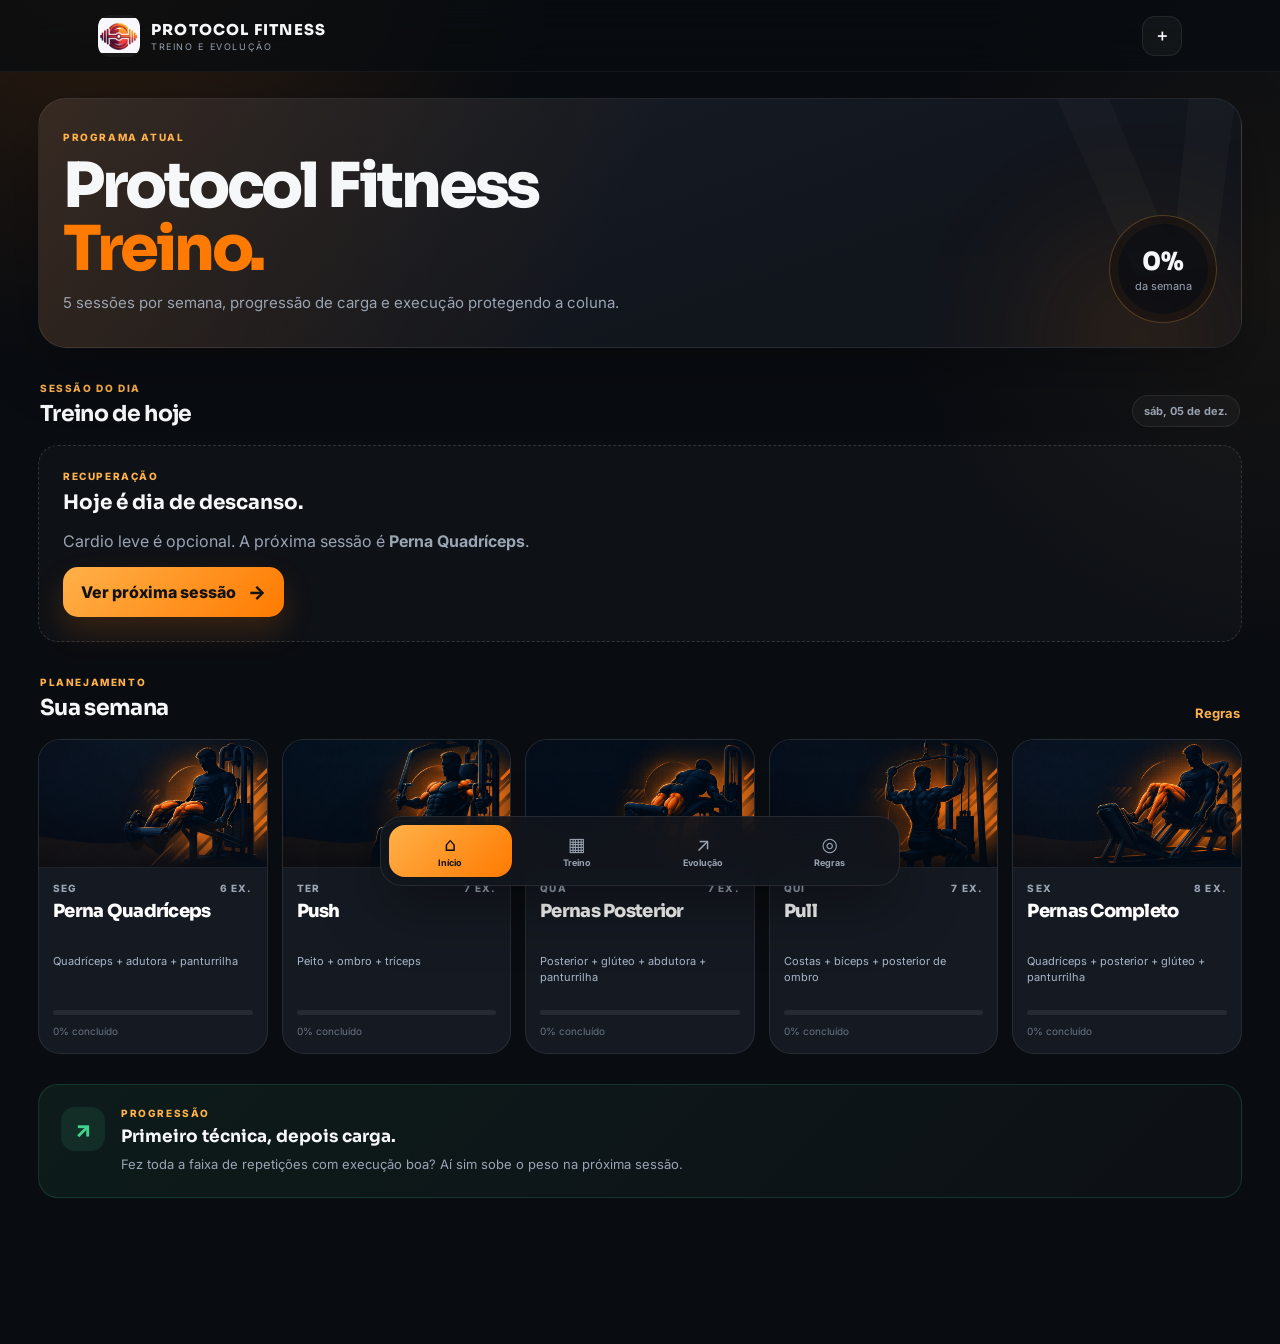
<file: index.html>
<!doctype html>
<html lang="pt-BR">
<head>
  <meta charset="utf-8">
  <meta name="viewport" content="width=device-width, initial-scale=1, viewport-fit=cover">
  <meta name="theme-color" content="#0A0D12">
  <meta name="description" content="Treino de ganho de volume com prioridade em pernas.">
  <title>Protocol Fitness</title>
  <link rel="manifest" href="manifest.json">
  <link rel="preconnect" href="https://fonts.googleapis.com">
  <link rel="preconnect" href="https://fonts.gstatic.com" crossorigin>
  <link href="https://fonts.googleapis.com/css2?family=Inter:wght@400;500;600;700;800&family=Sora:wght@600;700;800&display=swap" rel="stylesheet">
  <link rel="stylesheet" href="css/style.css">
</head>
<body>
  <div class="app-shell">
    <header class="topbar">
      
      <a class="brand" href="index.html" aria-label="Página inicial">
        <img class="brand-logo" src="assets/icons/protocol-fitness-logo.png" alt="Protocol Fitness">
        <span><strong>PROTOCOL FITNESS</strong><small>TREINO E EVOLUÇÃO</small></span>
      </a>
      <button class="icon-button" id="installButton" hidden aria-label="Instalar aplicativo">＋</button>
    </header>

    <main class="page home-page">
      <section class="hero">
        <div class="hero-copy">
          <span class="eyebrow">PROGRAMA ATUAL</span>
          <h1>Protocol Fitness <span>Treino.</span></h1>
          <p>5 sessões por semana, progressão de carga e execução protegendo a coluna.</p>
        </div>
        <div class="hero-stat">
          <strong id="weekPercent">0%</strong>
          <span>da semana</span>
        </div>
      </section>

      <section class="section-block" aria-labelledby="todayTitle">
        <div class="section-heading">
          <div>
            <span class="eyebrow">SESSÃO DO DIA</span>
            <h2 id="todayTitle">Treino de hoje</h2>
          </div>
          <span class="date-pill" id="todayDate"></span>
        </div>
        <div id="todayWorkout"></div>
      </section>

      <section class="section-block" aria-labelledby="weekTitle">
        <div class="section-heading">
          <div>
            <span class="eyebrow">PLANEJAMENTO</span>
            <h2 id="weekTitle">Sua semana</h2>
          </div>
          <a class="text-link" href="orientacoes.html">Regras</a>
        </div>
        <div class="week-grid" id="weekGrid"></div>
      </section>

      <section class="insight-card">
        <div class="insight-icon">↗</div>
        <div>
          <span class="eyebrow">PROGRESSÃO</span>
          <h3>Primeiro técnica, depois carga.</h3>
          <p>Fez toda a faixa de repetições com execução boa? Aí sim sobe o peso na próxima sessão.</p>
        </div>
      </section>
    </main>

    <nav class="bottom-nav" aria-label="Navegação principal">
      <a class="nav-item active" href="index.html"><span>⌂</span><small>Início</small></a>
      <a class="nav-item" href="#weekTitle"><span>▦</span><small>Treino</small></a>
      <a class="nav-item" href="progresso.html"><span>↗</span><small>Evolução</small></a>
      <a class="nav-item" href="orientacoes.html"><span>◎</span><small>Regras</small></a>
    </nav>
  </div>

  <script src="js/treino-data.js"></script>
  <script src="js/storage.js"></script>
  <script src="js/app.js"></script>
</body>
</html>
</file>
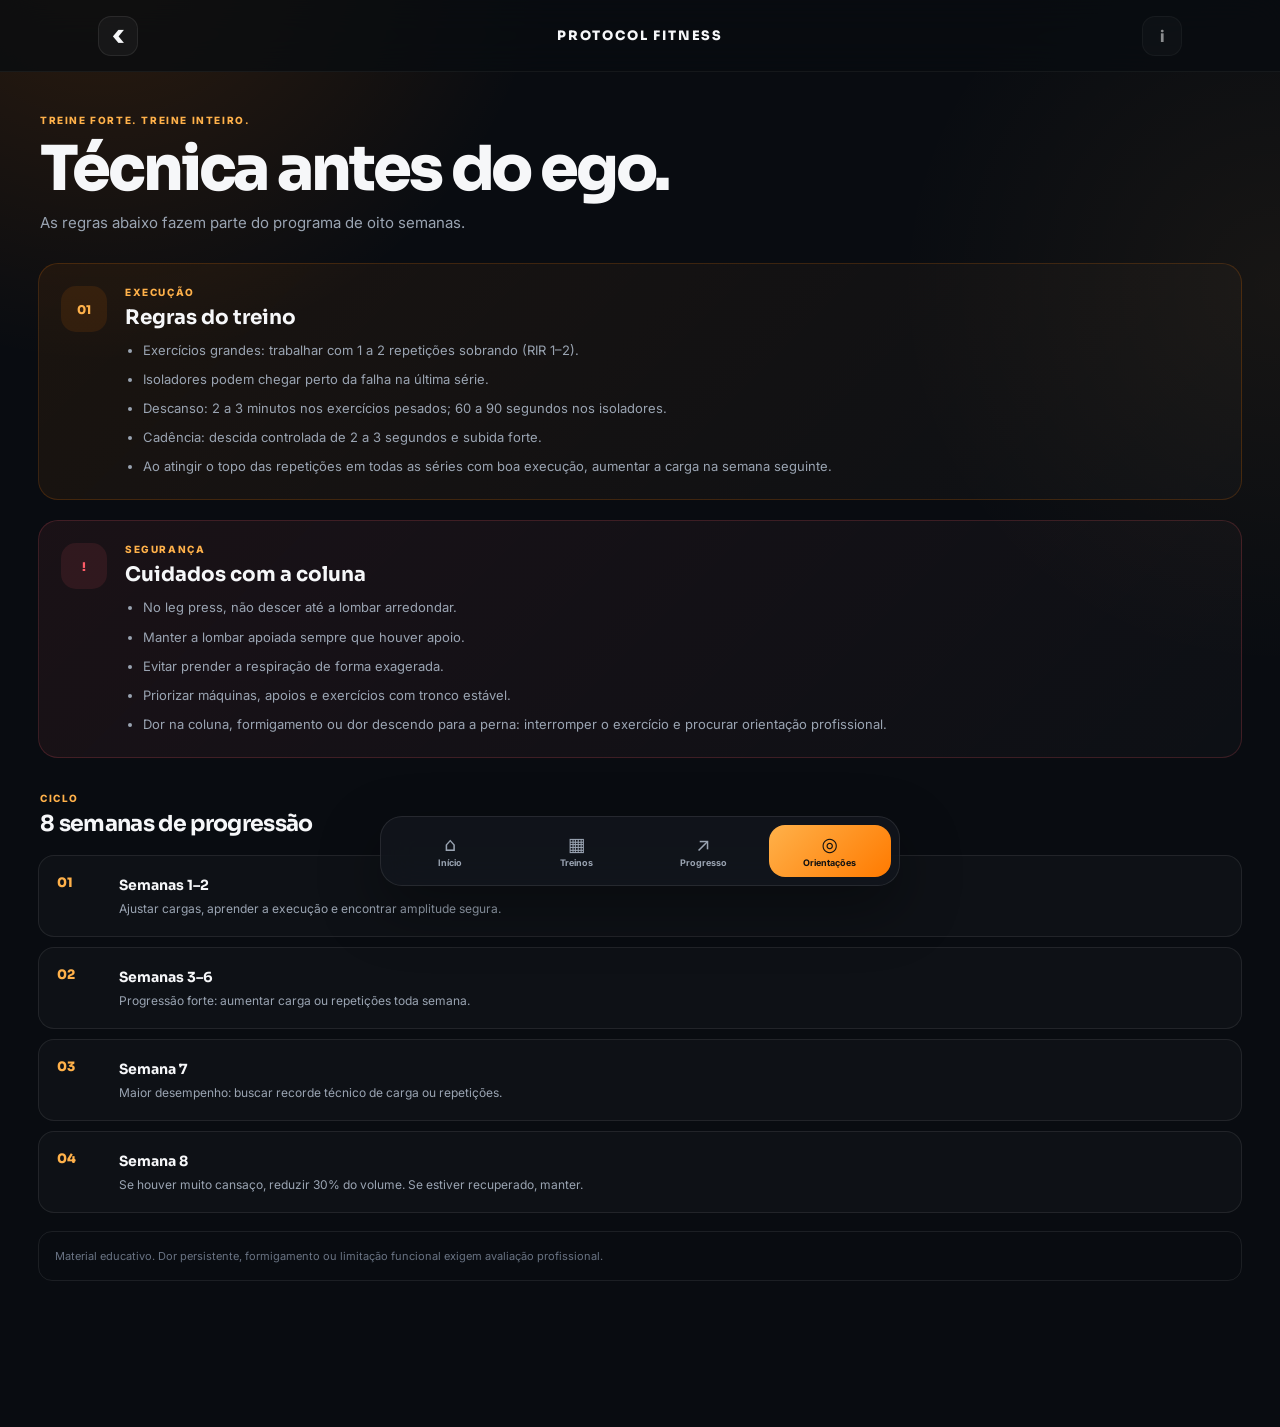
<file: orientacoes.html>
<!doctype html>
<html lang="pt-BR">
<head>
  <meta charset="utf-8">
  <meta name="viewport" content="width=device-width, initial-scale=1, viewport-fit=cover">
  <meta name="theme-color" content="#0A0D12">
  <title>Orientações • Protocol Fitness</title>
  <link rel="preconnect" href="https://fonts.googleapis.com">
  <link rel="preconnect" href="https://fonts.gstatic.com" crossorigin>
  <link href="https://fonts.googleapis.com/css2?family=Inter:wght@400;500;600;700;800&family=Sora:wght@600;700;800&display=swap" rel="stylesheet">
  <link rel="stylesheet" href="css/style.css">
</head>
<body>
  <div class="app-shell">
    <header class="topbar">
      <a class="back-button" href="index.html" aria-label="Voltar">‹</a>
      <div class="page-brand">PROTOCOL FITNESS</div>
      <span class="icon-button ghost">i</span>
    </header>

    <main class="page rules-page">
      <section class="rules-hero">
        <span class="eyebrow">TREINE FORTE. TREINE INTEIRO.</span>
        <h1>Técnica antes do ego.</h1>
        <p>As regras abaixo fazem parte do programa de oito semanas.</p>
      </section>

      <section class="rule-card">
        <div class="rule-card-icon">01</div>
        <div><span class="eyebrow">EXECUÇÃO</span><h2>Regras do treino</h2><ul id="executionRules"></ul></div>
      </section>

      <section class="rule-card warning">
        <div class="rule-card-icon">!</div>
        <div><span class="eyebrow">SEGURANÇA</span><h2>Cuidados com a coluna</h2><ul id="spineRules"></ul></div>
      </section>

      <section class="section-block">
        <div class="section-heading">
          <div><span class="eyebrow">CICLO</span><h2>8 semanas de progressão</h2></div>
        </div>
        <div class="cycle-list" id="cycleList"></div>
      </section>

      <section class="medical-note">
        Material educativo. Dor persistente, formigamento ou limitação funcional exigem avaliação profissional.
      </section>
    </main>

    <nav class="bottom-nav" aria-label="Navegação principal">
      <a class="nav-item" href="index.html"><span>⌂</span><small>Início</small></a>
      <a class="nav-item" href="index.html#weekTitle"><span>▦</span><small>Treinos</small></a>
      <a class="nav-item" href="progresso.html"><span>↗</span><small>Progresso</small></a>
      <a class="nav-item active" href="orientacoes.html"><span>◎</span><small>Orientações</small></a>
    </nav>
  </div>

  <script src="js/treino-data.js"></script>
  <script>
    const data = window.TREINO_DATA.orientacoes;
    const fillList = (id, items) => {
      document.getElementById(id).innerHTML = items.map(item => `<li>${item}</li>`).join('');
    };
    fillList('executionRules', data.execucao);
    fillList('spineRules', data.coluna);
    document.getElementById('cycleList').innerHTML = data.ciclo.map((item, index) => `
      <article class="cycle-item">
        <span>${String(index + 1).padStart(2, '0')}</span>
        <div><strong>${item.periodo}</strong><p>${item.conduta}</p></div>
      </article>
    `).join('');
  </script>
</body>
</html>
</file>
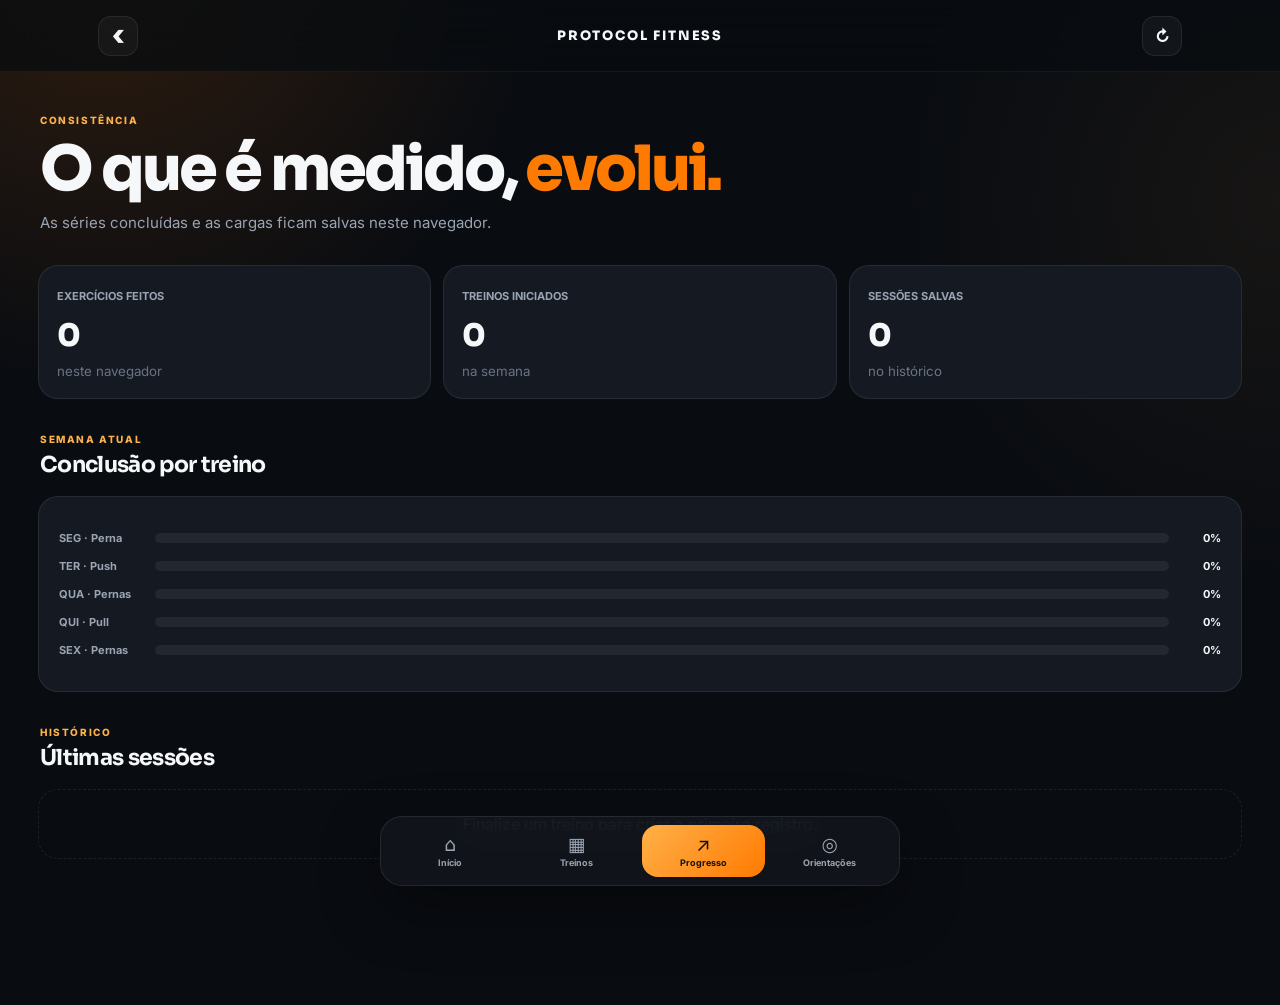
<file: progresso.html>
<!doctype html>
<html lang="pt-BR">
<head>
  <meta charset="utf-8">
  <meta name="viewport" content="width=device-width, initial-scale=1, viewport-fit=cover">
  <meta name="theme-color" content="#0A0D12">
  <title>Evolução • Protocol Fitness</title>
  <link rel="preconnect" href="https://fonts.googleapis.com">
  <link rel="preconnect" href="https://fonts.gstatic.com" crossorigin>
  <link href="https://fonts.googleapis.com/css2?family=Inter:wght@400;500;600;700;800&family=Sora:wght@600;700;800&display=swap" rel="stylesheet">
  <link rel="stylesheet" href="css/style.css">
</head>
<body>
  <div class="app-shell">
    <header class="topbar">
      <a class="back-button" href="index.html" aria-label="Voltar">‹</a>
      <div class="page-brand">PROTOCOL FITNESS</div>
      <button class="icon-button" id="resetData" aria-label="Limpar dados">↻</button>
    </header>

    <main class="page progress-page">
      <section class="progress-hero">
        <span class="eyebrow">CONSISTÊNCIA</span>
        <h1>O que é medido, <span>evolui.</span></h1>
        <p>As séries concluídas e as cargas ficam salvas neste navegador.</p>
      </section>

      <section class="metric-grid" id="metricGrid"></section>

      <section class="section-block">
        <div class="section-heading">
          <div><span class="eyebrow">SEMANA ATUAL</span><h2>Conclusão por treino</h2></div>
        </div>
        <div class="chart-card" id="weekChart"></div>
      </section>

      <section class="section-block">
        <div class="section-heading">
          <div><span class="eyebrow">HISTÓRICO</span><h2>Últimas sessões</h2></div>
        </div>
        <div class="history-list" id="historyList"></div>
      </section>
    </main>

    <nav class="bottom-nav" aria-label="Navegação principal">
      <a class="nav-item" href="index.html"><span>⌂</span><small>Início</small></a>
      <a class="nav-item" href="index.html#weekTitle"><span>▦</span><small>Treinos</small></a>
      <a class="nav-item active" href="progresso.html"><span>↗</span><small>Progresso</small></a>
      <a class="nav-item" href="orientacoes.html"><span>◎</span><small>Orientações</small></a>
    </nav>
  </div>

  <script src="js/treino-data.js"></script>
  <script src="js/storage.js"></script>
  <script src="js/progresso.js"></script>
</body>
</html>
</file>
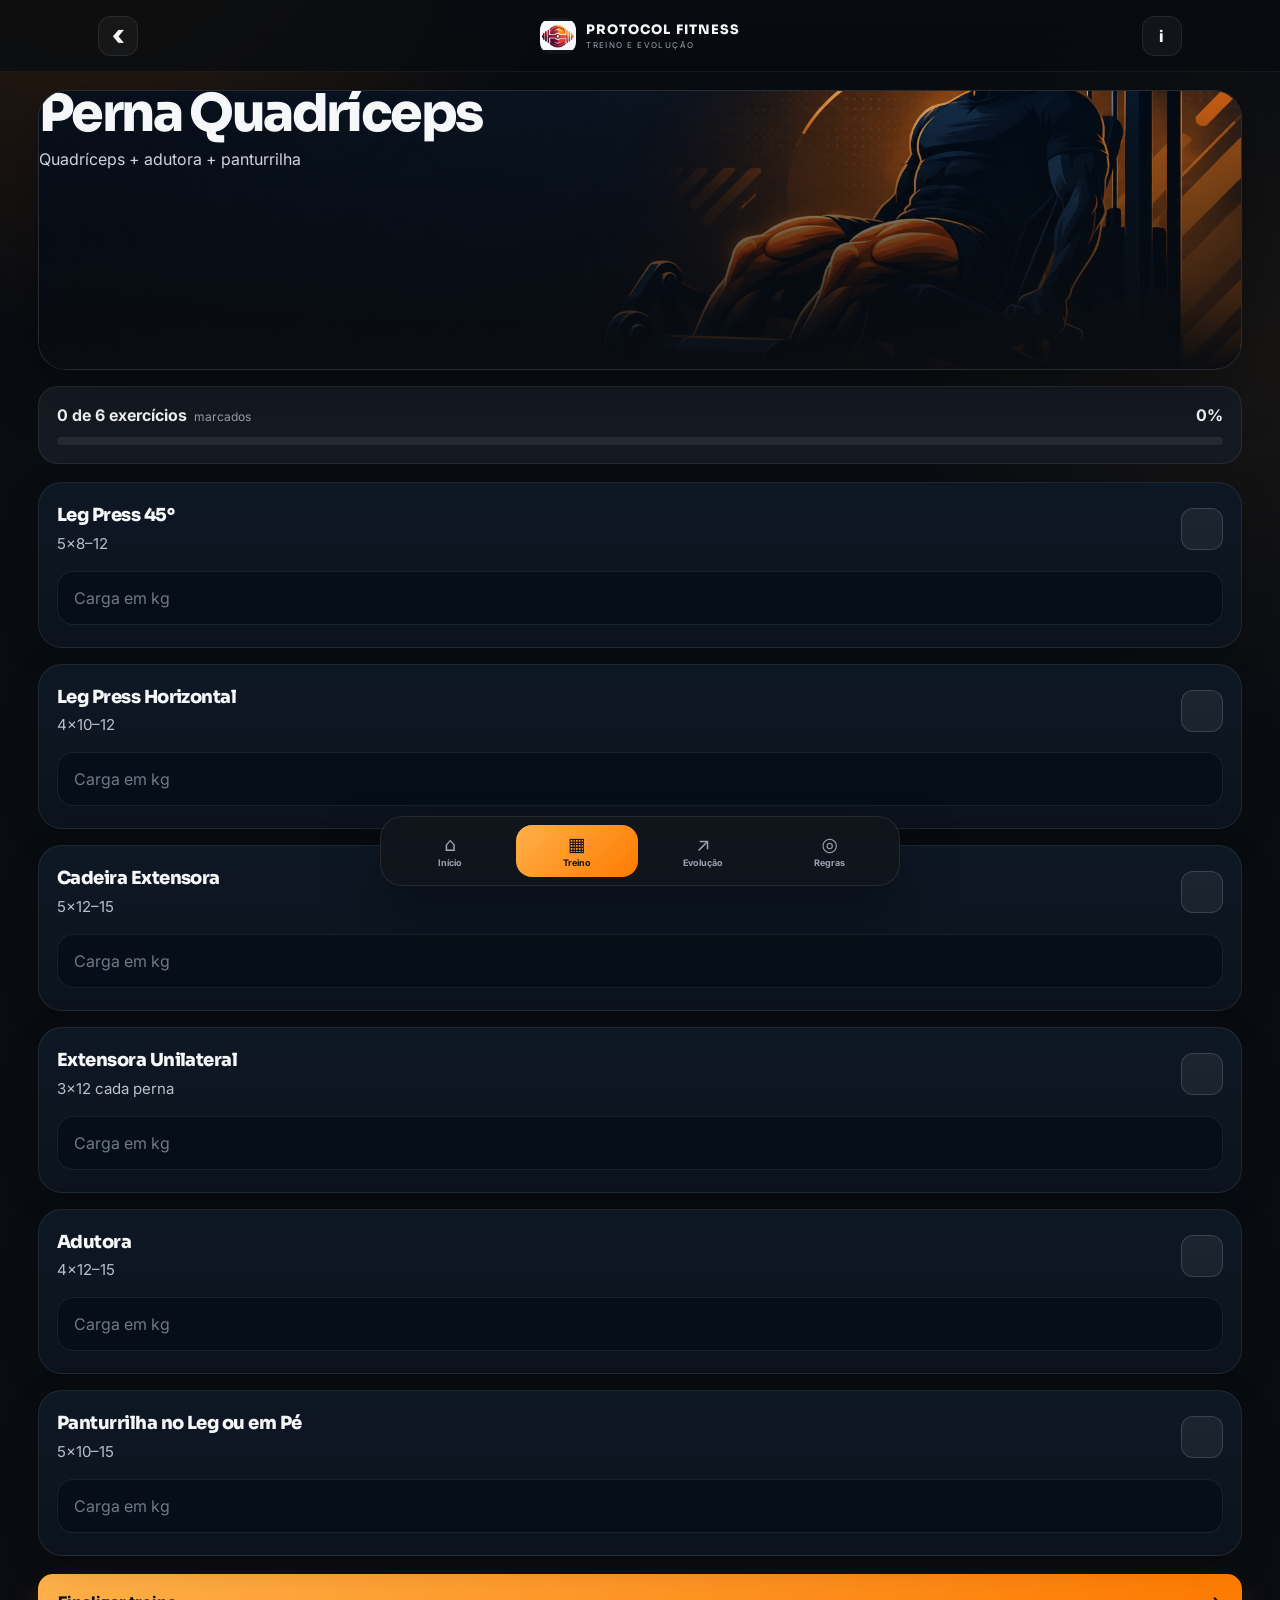
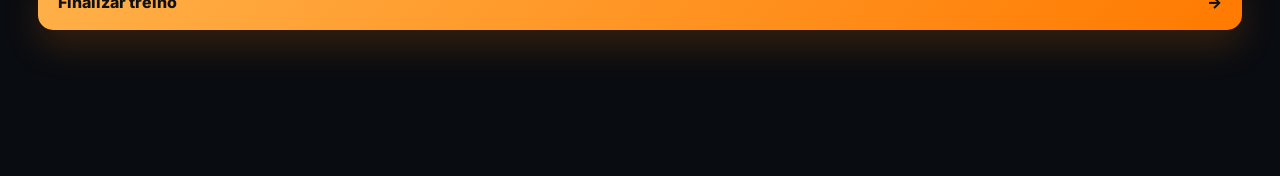
<file: treino.html>
<!doctype html>
<html lang="pt-BR">
<head>
  <meta charset="utf-8">
  <meta name="viewport" content="width=device-width, initial-scale=1, viewport-fit=cover">
  <meta name="theme-color" content="#0A0D12">
  <title>Treino • Protocol Fitness</title>
  <link rel="preconnect" href="https://fonts.googleapis.com">
  <link rel="preconnect" href="https://fonts.gstatic.com" crossorigin>
  <link href="https://fonts.googleapis.com/css2?family=Inter:wght@400;500;600;700;800&family=Sora:wght@600;700;800&display=swap" rel="stylesheet">
  <link rel="stylesheet" href="css/style.css">
</head>
<body>
  <div class="app-shell">
    <header class="topbar">
      <a class="back-button" href="index.html" aria-label="Voltar">‹</a>
      
      <a class="brand brand-compact" href="index.html" aria-label="Página inicial">
        <img class="brand-logo" src="assets/icons/protocol-fitness-logo.png" alt="Protocol Fitness">
        <span><strong>PROTOCOL FITNESS</strong><small>TREINO E EVOLUÇÃO</small></span>
      </a>
      <a class="icon-button" href="orientacoes.html" aria-label="Orientações">i</a>
    </header>

    <main class="page workout-page">
      <section id="workoutHeader"></section>

      <section class="workout-progress-card compact-progress">
        <div class="progress-copy">
          <div><strong id="progressLabel">0 de 0 exercícios</strong><span>marcados</span></div>
          <strong id="progressPercent">0%</strong>
        </div>
        <div class="progress-track"><span id="progressBar"></span></div>
      </section>

      <section class="simple-exercise-list" id="exerciseList"></section>

      <button class="finish-button" id="finishWorkout">
        Finalizar treino
        <span>→</span>
      </button>
    </main>

    <nav class="bottom-nav" aria-label="Navegação principal">
      <a class="nav-item" href="index.html"><span>⌂</span><small>Início</small></a>
      <a class="nav-item active" href="index.html#weekTitle"><span>▦</span><small>Treino</small></a>
      <a class="nav-item" href="progresso.html"><span>↗</span><small>Evolução</small></a>
      <a class="nav-item" href="orientacoes.html"><span>◎</span><small>Regras</small></a>
    </nav>
  </div>

  <script src="js/treino-data.js"></script>
  <script src="js/storage.js"></script>
  <script src="js/treino.js"></script>
</body>
</html>
</file>
<file: css/style.css>
:root {
  --bg: #090C11;
  --bg-soft: #0F131A;
  --surface: #151A22;
  --surface-2: #1B212B;
  --surface-3: #222A35;
  --line: rgba(255, 255, 255, .08);
  --line-strong: rgba(255, 255, 255, .14);
  --text: #F6F7F9;
  --muted: #9AA4B2;
  --muted-2: #697383;
  --orange: #FF7A00;
  --orange-2: #FFB14A;
  --green: #40D28F;
  --red: #FF5C67;
  --shadow: 0 20px 60px rgba(0, 0, 0, .28);
  --radius-sm: 14px;
  --radius: 20px;
  --radius-lg: 28px;
  --safe-bottom: max(18px, env(safe-area-inset-bottom));
}

* { box-sizing: border-box; }
html { scroll-behavior: smooth; }
body {
  margin: 0;
  color: var(--text);
  background:
    radial-gradient(circle at 8% -6%, rgba(255,122,0,.16), transparent 28rem),
    radial-gradient(circle at 100% 20%, rgba(255,177,74,.06), transparent 24rem),
    var(--bg);
  font-family: Inter, system-ui, -apple-system, BlinkMacSystemFont, "Segoe UI", sans-serif;
  min-height: 100vh;
}
button, input { font: inherit; }
button, a { -webkit-tap-highlight-color: transparent; }
a { color: inherit; text-decoration: none; }
img { display: block; max-width: 100%; }

.app-shell { min-height: 100vh; padding-bottom: calc(88px + var(--safe-bottom)); }
.page { width: min(100%, 1120px); margin: 0 auto; padding: 18px 18px 40px; }

.topbar {
  position: sticky;
  top: 0;
  z-index: 20;
  height: 72px;
  display: flex;
  align-items: center;
  justify-content: space-between;
  padding: 0 max(18px, calc((100vw - 1120px)/2 + 18px));
  background: rgba(9,12,17,.76);
  backdrop-filter: blur(18px);
  border-bottom: 1px solid rgba(255,255,255,.05);
}
.brand { display: inline-flex; align-items: center; gap: 11px; }
.brand-mark {
  width: 38px; height: 38px; display: grid; place-items: center;
  border-radius: 12px; font: 800 18px Sora; color: #111;
  background: linear-gradient(135deg, var(--orange-2), var(--orange));
  box-shadow: 0 10px 30px rgba(255,122,0,.22);
}
.brand strong { display: block; font: 800 15px Sora; letter-spacing: .08em; }
.brand small { display: block; margin-top: 2px; color: var(--muted); font-size: 9px; letter-spacing: .18em; }
.page-brand { font: 800 13px Sora; letter-spacing: .14em; }
.icon-button, .back-button {
  width: 40px; height: 40px; border: 1px solid var(--line);
  border-radius: 13px; background: rgba(255,255,255,.04); color: var(--text);
  display: grid; place-items: center; cursor: pointer; font-weight: 800;
}
.back-button { font-size: 30px; line-height: 1; padding-bottom: 4px; }
.icon-button.ghost { opacity: .55; cursor: default; }

.hero {
  position: relative;
  overflow: hidden;
  min-height: 248px;
  margin-top: 8px;
  padding: 32px 24px;
  border: 1px solid var(--line);
  border-radius: var(--radius-lg);
  background:
    linear-gradient(115deg, rgba(255,122,0,.13), transparent 48%),
    linear-gradient(160deg, #191E27, #11151C 68%);
  box-shadow: var(--shadow);
}
.hero::before {
  content: "V";
  position: absolute; right: -18px; top: -44px;
  font: 800 260px/1 Sora; color: rgba(255,255,255,.025);
  transform: rotate(-8deg);
}
.hero::after {
  content: "";
  position: absolute; width: 160px; height: 160px; right: 22px; bottom: -70px;
  border-radius: 50%; background: var(--orange); filter: blur(80px); opacity: .22;
}
.hero-copy { position: relative; z-index: 1; max-width: 620px; }
.eyebrow {
  display: block;
  color: var(--orange-2);
  font-size: 10px;
  font-weight: 800;
  letter-spacing: .16em;
}
.hero h1, .progress-hero h1, .rules-hero h1 {
  margin: 12px 0 10px;
  font: 800 clamp(34px, 7vw, 62px)/1.02 Sora;
  letter-spacing: -.05em;
}
.hero h1 span, .progress-hero h1 span { color: var(--orange); }
.hero p, .progress-hero p, .rules-hero p {
  margin: 0; max-width: 600px; color: var(--muted);
  font-size: 15px; line-height: 1.6;
}
.hero-stat {
  position: absolute; z-index: 2; right: 24px; bottom: 24px;
  width: 108px; height: 108px; border-radius: 50%;
  display: grid; place-content: center; text-align: center;
  background: rgba(9,12,17,.72);
  border: 1px solid rgba(255,177,74,.28);
  box-shadow: inset 0 0 0 8px rgba(255,122,0,.05);
}
.hero-stat strong { font: 800 25px Sora; }
.hero-stat span { margin-top: 2px; color: var(--muted); font-size: 11px; }

.section-block { margin-top: 30px; }
.section-heading {
  display: flex; justify-content: space-between; align-items: end;
  gap: 18px; margin-bottom: 14px; padding: 0 2px;
}
.section-heading h2 { margin: 6px 0 0; font: 700 22px Sora; letter-spacing: -.03em; }
.date-pill {
  padding: 8px 11px; border-radius: 999px; border: 1px solid var(--line);
  background: rgba(255,255,255,.035); color: var(--muted); font-size: 11px; font-weight: 700;
}
.text-link { color: var(--orange-2); font-size: 13px; font-weight: 700; }

.today-card {
  position: relative; min-height: 290px; overflow: hidden; border-radius: var(--radius-lg);
  border: 1px solid var(--line); background: var(--surface); box-shadow: var(--shadow);
}
.today-card .cover-image { position: absolute; inset: 0; width: 100%; height: 100%; object-fit: cover; }
.today-card::after {
  content: ""; position: absolute; inset: 0;
  background: linear-gradient(90deg, rgba(8,11,16,.98) 0%, rgba(8,11,16,.82) 48%, rgba(8,11,16,.1) 100%);
}
.today-content { position: relative; z-index: 2; max-width: 66%; padding: 28px; }
.today-content h3 { margin: 9px 0 8px; font: 800 clamp(27px, 6vw, 42px)/1.05 Sora; letter-spacing: -.05em; }
.today-content p { margin: 0 0 18px; color: #C3CAD4; line-height: 1.5; }
.meta-row { display: flex; flex-wrap: wrap; gap: 8px; margin-bottom: 22px; }
.meta-chip {
  padding: 8px 10px; border-radius: 999px; background: rgba(255,255,255,.07);
  border: 1px solid rgba(255,255,255,.07); color: #D8DDE5; font-size: 11px; font-weight: 700;
}
.primary-button, .secondary-button, .finish-button {
  border: 0; border-radius: 15px; cursor: pointer; font-weight: 800;
}
.primary-button {
  display: inline-flex; align-items: center; justify-content: center; gap: 12px;
  min-height: 50px; padding: 0 18px; background: linear-gradient(135deg, var(--orange-2), var(--orange));
  color: #111; box-shadow: 0 14px 30px rgba(255,122,0,.18);
}
.primary-button span { font-size: 19px; }
.primary-button.compact { min-height: 46px; }
.secondary-button {
  min-height: 46px; padding: 0 14px; color: var(--text);
  border: 1px solid var(--line); background: rgba(255,255,255,.05);
}
.text-button { border: 0; background: transparent; color: var(--muted); cursor: pointer; font-weight: 700; }

.rest-card {
  padding: 24px; border: 1px dashed var(--line-strong); border-radius: var(--radius);
  background: rgba(255,255,255,.025); color: var(--muted);
}
.rest-card h3 { color: var(--text); margin: 8px 0; font: 700 20px Sora; }

.week-grid { display: grid; grid-template-columns: repeat(5, minmax(0,1fr)); gap: 12px; }
.week-card {
  position: relative; min-height: 240px; overflow: hidden;
  border: 1px solid var(--line); border-radius: var(--radius);
  background: var(--surface); transition: transform .2s ease, border-color .2s ease;
}
.week-card:hover { transform: translateY(-3px); border-color: rgba(255,177,74,.28); }
.week-card img { width: 100%; height: 120px; object-fit: cover; border-bottom: 1px solid var(--line); }
.week-card-body { padding: 15px; }
.week-card-day { display: flex; justify-content: space-between; color: var(--muted); font-size: 10px; font-weight: 800; letter-spacing: .12em; }
.week-card h3 { margin: 10px 0 7px; font: 700 16px/1.15 Sora; letter-spacing: -.03em; }
.week-card p { margin: 0; color: var(--muted); font-size: 11px; line-height: 1.45; min-height: 32px; }
.mini-progress { height: 5px; margin-top: 14px; border-radius: 99px; overflow: hidden; background: rgba(255,255,255,.07); }
.mini-progress span { display: block; height: 100%; border-radius: inherit; background: linear-gradient(90deg, var(--orange), var(--orange-2)); }
.week-card-status { margin-top: 8px; color: var(--muted-2); font-size: 10px; }
.week-card-status.done { color: var(--green); }

.insight-card {
  margin-top: 30px; display: grid; grid-template-columns: auto 1fr; gap: 16px;
  padding: 22px; border-radius: var(--radius); border: 1px solid rgba(64,210,143,.16);
  background: linear-gradient(135deg, rgba(64,210,143,.08), rgba(255,255,255,.02));
}
.insight-icon {
  width: 44px; height: 44px; display: grid; place-items: center; border-radius: 14px;
  background: rgba(64,210,143,.1); color: var(--green); font-size: 22px; font-weight: 800;
}
.insight-card h3 { margin: 7px 0 7px; font: 700 17px Sora; }
.insight-card p { margin: 0; color: var(--muted); font-size: 13px; line-height: 1.55; }

.bottom-nav {
  position: fixed; z-index: 30; left: 50%; bottom: 14px;
  width: min(calc(100% - 24px), 520px); transform: translateX(-50%);
  display: grid; grid-template-columns: repeat(4,1fr); gap: 4px;
  padding: 8px; padding-bottom: max(8px, env(safe-area-inset-bottom));
  border: 1px solid rgba(255,255,255,.09); border-radius: 22px;
  background: rgba(18,22,29,.86); backdrop-filter: blur(18px); box-shadow: 0 22px 60px rgba(0,0,0,.36);
}
.nav-item {
  min-height: 52px; border-radius: 16px; display: grid; place-content: center; justify-items: center;
  gap: 3px; color: var(--muted); transition: .2s ease;
}
.nav-item span { font-size: 19px; line-height: 1; }
.nav-item small { font-size: 9px; font-weight: 700; }
.nav-item.active { color: #111; background: linear-gradient(135deg, var(--orange-2), var(--orange)); }

/* Workout */
.workout-cover {
  position: relative; min-height: 280px; overflow: hidden; border: 1px solid var(--line);
  border-radius: var(--radius-lg); background: var(--surface); box-shadow: var(--shadow);
}
.workout-cover img { position: absolute; inset: 0; width: 100%; height: 100%; object-fit: cover; }
.workout-cover::after { content: ""; position: absolute; inset: 0; background: linear-gradient(0deg, rgba(9,12,17,.98), rgba(9,12,17,.12)); }
.workout-cover-copy { position: absolute; z-index: 2; left: 24px; right: 24px; bottom: 24px; }
.workout-cover h1 { margin: 8px 0 8px; font: 800 clamp(30px,6vw,52px)/1.04 Sora; letter-spacing: -.05em; }
.workout-cover p { margin: 0; color: #CED4DD; }
.workout-progress-card {
  margin-top: 14px; padding: 18px; border: 1px solid var(--line); border-radius: var(--radius);
  background: var(--surface);
}
.progress-copy { display: flex; justify-content: space-between; align-items: center; margin-bottom: 12px; }
.progress-copy div { display: flex; gap: 7px; align-items: baseline; }
.progress-copy span { color: var(--muted); font-size: 12px; }
.progress-track { height: 8px; overflow: hidden; border-radius: 99px; background: rgba(255,255,255,.07); }
.progress-track span { display: block; width: 0; height: 100%; border-radius: inherit; background: linear-gradient(90deg,var(--orange),var(--orange-2)); transition: width .25s ease; }
.exercise-list { display: grid; gap: 14px; margin-top: 20px; }
.exercise-card {
  border: 1px solid var(--line); border-radius: var(--radius); overflow: hidden;
  background: linear-gradient(160deg, rgba(255,255,255,.035), rgba(255,255,255,.015));
}
.exercise-card-head { display: grid; grid-template-columns: 52px 1fr auto; gap: 13px; align-items: center; padding: 18px; }
.exercise-index {
  width: 52px; height: 52px; display: grid; place-items: center; border-radius: 16px;
  background: linear-gradient(135deg, rgba(255,177,74,.14), rgba(255,122,0,.06));
  color: var(--orange-2); border: 1px solid rgba(255,177,74,.16); font: 800 14px Sora;
}
.exercise-title h2 { margin: 0 0 5px; font: 700 17px/1.2 Sora; letter-spacing: -.03em; }
.exercise-title p { margin: 0; color: var(--muted); font-size: 11px; }
.exercise-badge { padding: 7px 9px; border-radius: 999px; background: rgba(255,255,255,.05); color: var(--muted); font-size: 10px; font-weight: 800; }
.exercise-note { margin: 0 18px 16px; padding: 12px 14px; border-left: 3px solid var(--orange); border-radius: 0 10px 10px 0; background: rgba(255,122,0,.06); color: #C9D0D9; font-size: 12px; line-height: 1.5; }
.set-table { border-top: 1px solid var(--line); }
.set-row {
  display: grid; grid-template-columns: 42px minmax(76px,1fr) minmax(76px,1fr) 48px;
  gap: 9px; align-items: center; padding: 11px 18px; border-bottom: 1px solid rgba(255,255,255,.05);
}
.set-row:last-child { border-bottom: 0; }
.set-number { color: var(--muted); font-size: 11px; font-weight: 800; }
.input-wrap { position: relative; }
.input-wrap input {
  width: 100%; height: 42px; padding: 0 30px 0 11px; color: var(--text);
  border: 1px solid var(--line); border-radius: 12px; outline: none; background: rgba(255,255,255,.035);
}
.input-wrap input:focus { border-color: rgba(255,122,0,.55); box-shadow: 0 0 0 3px rgba(255,122,0,.08); }
.input-wrap span { position: absolute; right: 9px; top: 50%; transform: translateY(-50%); color: var(--muted-2); font-size: 9px; }
.set-check {
  width: 42px; height: 42px; border-radius: 13px; border: 1px solid var(--line);
  background: rgba(255,255,255,.035); color: var(--muted); cursor: pointer; font-weight: 800;
}
.set-check.done { color: #07130D; background: var(--green); border-color: transparent; }
.finish-button {
  width: 100%; min-height: 56px; margin-top: 20px; padding: 0 20px;
  display: flex; align-items: center; justify-content: space-between;
  color: #111; background: linear-gradient(135deg,var(--orange-2),var(--orange));
  box-shadow: 0 16px 36px rgba(255,122,0,.18);
}
.timer-sheet {
  position: fixed; z-index: 50; inset: 0; display: none; align-items: end; justify-content: center;
  background: rgba(0,0,0,.56); backdrop-filter: blur(8px);
}
.timer-sheet.open { display: flex; }
.timer-panel {
  width: min(100%, 520px); padding: 12px 22px calc(24px + env(safe-area-inset-bottom));
  text-align: center; border-radius: 28px 28px 0 0; border: 1px solid var(--line);
  background: #151A22; box-shadow: 0 -20px 70px rgba(0,0,0,.4);
}
.timer-grip { width: 44px; height: 4px; margin: 0 auto 22px; border-radius: 99px; background: rgba(255,255,255,.15); }
.timer-value { display: block; margin: 8px 0; font: 800 58px Sora; letter-spacing: -.06em; }
.timer-panel p { margin: 0 0 20px; color: var(--muted); }
.timer-actions { display: grid; grid-template-columns: 1fr 1.3fr 1fr; gap: 10px; margin-bottom: 12px; }

/* Progress */
.progress-hero, .rules-hero { padding: 24px 2px 8px; }
.metric-grid { display: grid; grid-template-columns: repeat(3,1fr); gap: 12px; margin-top: 22px; }
.metric-card {
  min-height: 130px; padding: 18px; border-radius: var(--radius);
  border: 1px solid var(--line); background: var(--surface);
}
.metric-card span { color: var(--muted); font-size: 11px; font-weight: 700; }
.metric-card strong { display: block; margin: 12px 0 5px; font: 800 31px Sora; }
.metric-card small { color: var(--muted-2); }
.chart-card { padding: 20px; border: 1px solid var(--line); border-radius: var(--radius); background: var(--surface); }
.chart-row { display: grid; grid-template-columns: 84px 1fr 40px; gap: 12px; align-items: center; margin: 14px 0; }
.chart-row span { color: var(--muted); font-size: 11px; font-weight: 700; }
.chart-bar { height: 10px; border-radius: 99px; overflow: hidden; background: rgba(255,255,255,.06); }
.chart-bar i { display: block; height: 100%; border-radius: inherit; background: linear-gradient(90deg,var(--orange),var(--orange-2)); }
.chart-row strong { text-align: right; font-size: 11px; }
.history-list { display: grid; gap: 10px; }
.history-item {
  display: flex; justify-content: space-between; gap: 16px; align-items: center;
  padding: 16px; border: 1px solid var(--line); border-radius: 16px; background: rgba(255,255,255,.025);
}
.history-item h3 { margin: 0 0 5px; font: 700 14px Sora; }
.history-item p { margin: 0; color: var(--muted); font-size: 11px; }
.history-item strong { color: var(--green); font-size: 12px; }
.empty-state { padding: 24px; text-align: center; border: 1px dashed var(--line); border-radius: var(--radius); color: var(--muted); }

/* Rules */
.rule-card {
  display: grid; grid-template-columns: auto 1fr; gap: 18px; margin-top: 20px; padding: 22px;
  border: 1px solid rgba(255,122,0,.18); border-radius: var(--radius);
  background: linear-gradient(135deg, rgba(255,122,0,.07), rgba(255,255,255,.02));
}
.rule-card.warning { border-color: rgba(255,92,103,.18); background: linear-gradient(135deg, rgba(255,92,103,.07), rgba(255,255,255,.02)); }
.rule-card-icon {
  width: 46px; height: 46px; display: grid; place-items: center; border-radius: 15px;
  color: var(--orange-2); background: rgba(255,122,0,.1); font: 800 12px Sora;
}
.rule-card.warning .rule-card-icon { color: var(--red); background: rgba(255,92,103,.1); }
.rule-card h2 { margin: 7px 0 10px; font: 700 20px Sora; }
.rule-card ul { margin: 0; padding-left: 18px; color: var(--muted); line-height: 1.62; font-size: 13px; }
.rule-card li + li { margin-top: 8px; }
.cycle-list { display: grid; gap: 10px; }
.cycle-item {
  display: grid; grid-template-columns: 48px 1fr; gap: 14px; align-items: start;
  padding: 18px; border: 1px solid var(--line); border-radius: 16px; background: rgba(255,255,255,.025);
}
.cycle-item > span { color: var(--orange-2); font: 800 13px Sora; }
.cycle-item strong { font: 700 14px Sora; }
.cycle-item p { margin: 6px 0 0; color: var(--muted); font-size: 12px; line-height: 1.5; }
.medical-note {
  margin-top: 18px; padding: 16px; border-radius: 14px; border: 1px solid var(--line);
  color: var(--muted-2); font-size: 11px; line-height: 1.5;
}

@media (max-width: 900px) {
  .week-grid { grid-template-columns: repeat(2, minmax(0,1fr)); }
  .week-card:last-child { grid-column: 1 / -1; }
}
@media (max-width: 620px) {
  .page { padding-inline: 14px; }
  .topbar { padding-inline: 14px; }
  .hero { min-height: 315px; padding: 25px 20px; }
  .hero-copy { max-width: 100%; }
  .hero-stat { width: 92px; height: 92px; right: 18px; bottom: 18px; }
  .today-card { min-height: 360px; }
  .today-card::after { background: linear-gradient(0deg, rgba(8,11,16,.98) 0%, rgba(8,11,16,.82) 58%, rgba(8,11,16,.1) 100%); }
  .today-content { position: absolute; left: 0; right: 0; bottom: 0; max-width: none; padding: 22px; }
  .today-content h3 { font-size: 31px; }
  .week-grid { grid-template-columns: 1fr 1fr; gap: 10px; }
  .week-card { min-height: 230px; }
  .week-card img { height: 110px; }
  .week-card:last-child { grid-column: 1 / -1; }
  .metric-grid { grid-template-columns: 1fr; }
  .metric-card { min-height: 112px; }
  .exercise-card-head { grid-template-columns: 46px 1fr; }
  .exercise-index { width: 46px; height: 46px; }
  .exercise-badge { grid-column: 2; justify-self: start; margin-top: -7px; }
  .set-row { grid-template-columns: 34px minmax(68px,1fr) minmax(68px,1fr) 42px; padding-inline: 12px; gap: 7px; }
  .input-wrap input { padding-left: 8px; padding-right: 26px; }
  .rule-card { grid-template-columns: 1fr; }
  .chart-row { grid-template-columns: 68px 1fr 34px; gap: 8px; }
}
/* --- Ajustes v2 --- */
.brand-compact { gap: 10px; }
.brand-compact .brand-mark { width: 34px; height: 34px; font-size: 13px; }
.brand-compact strong { font-size: 13px; }
.brand-compact small { font-size: 8px; }

.week-card {
  min-height: 250px;
}
.week-card img {
  height: 128px;
  object-fit: cover;
}
.week-card-body {
  padding: 14px;
}
.week-card h3.week-title {
  margin: 10px 0 7px;
  font: 800 20px/1.04 Sora;
  letter-spacing: -.045em;
  color: #fff;
  min-height: 42px;
  word-break: break-word;
}
.week-card p {
  font-size: 11px;
  line-height: 1.4;
  min-height: 34px;
}

.compact-progress {
  margin-top: 16px;
}

.simple-exercise-list {
  display: grid;
  gap: 16px;
  margin-top: 18px;
}
.simple-exercise-card {
  padding: 22px 18px;
  border-radius: 24px;
  border: 1px solid rgba(255,255,255,.08);
  background: linear-gradient(180deg, rgba(14,24,37,.98), rgba(12,19,29,.98));
  box-shadow: 0 10px 35px rgba(0,0,0,.18);
}
.simple-exercise-card.done {
  border-color: rgba(64,210,143,.26);
  box-shadow: 0 12px 35px rgba(64,210,143,.08);
}
.simple-ex-top {
  display: flex;
  gap: 14px;
  align-items: center;
  justify-content: space-between;
}
.simple-ex-top h2 {
  margin: 0 0 8px;
  font: 800 18px/1.15 Sora;
  letter-spacing: -.03em;
}
.simple-ex-top p {
  margin: 0;
  color: #B7C0CB;
  font-size: 15px;
}
.simple-ex-bottom {
  margin-top: 18px;
  display: flex;
  align-items: center;
  gap: 14px;
}
.simple-weight-wrap {
  flex: 1;
}
.simple-weight-wrap input {
  width: 100%;
  height: 54px;
  border-radius: 16px;
  border: 1px solid rgba(255,255,255,.08);
  background: rgba(6,14,23,.85);
  color: var(--text);
  outline: none;
  padding: 0 16px;
  font-size: 16px;
}
.simple-weight-wrap input::placeholder {
  color: #6D7A8A;
}
.simple-weight-wrap input:focus {
  border-color: rgba(255,122,0,.6);
  box-shadow: 0 0 0 3px rgba(255,122,0,.08);
}
.exercise-check {
  width: 42px;
  min-width: 42px;
  height: 42px;
  border-radius: 12px;
  border: 1px solid rgba(255,255,255,.14);
  background: rgba(255,255,255,.06);
  color: #0B1310;
  font-size: 24px;
  font-weight: 800;
  cursor: pointer;
}
.exercise-check.done {
  background: var(--green);
  border-color: transparent;
}
.finish-button {
  margin-top: 18px;
}

@media (max-width: 620px) {
  .week-card {
    min-height: 244px;
  }
  .week-card h3.week-title {
    font-size: 18px;
    min-height: 38px;
  }
  .week-card p {
    min-height: 30px;
  }
  .simple-exercise-card {
    padding: 18px 16px;
    border-radius: 20px;
  }
  .simple-ex-top h2 {
    font-size: 17px;
  }
  .simple-ex-top p {
    font-size: 14px;
  }
  .simple-weight-wrap input {
    height: 52px;
    font-size: 15px;
  }
}


/* Protocol Fitness logo */
.brand-logo {
  width: 42px;
  height: 42px;
  object-fit: contain;
  display: block;
  border-radius: 12px;
  background: rgba(255,255,255,.04);
}
.brand-compact .brand-logo {
  width: 36px;
  height: 36px;
}
.brand-mark { display: none; }
@media (max-width: 620px) {
  .brand-logo { width: 38px; height: 38px; }
  .brand strong { font-size: 13px; }
  .brand small { font-size: 8px; }
}


/* Cover image updates and text positioning */
.week-card {
  overflow: hidden;
}
.week-card img {
  height: 132px;
  object-fit: cover;
  object-position: 62% center;
}
.today-card .cover-image {
  object-position: 62% center;
}
.today-content {
  padding: 28px 30px;
}
.today-content h3 {
  max-width: 74%;
}
.hero-copy, .today-content, .workout-cover-copy {
  position: relative;
  z-index: 2;
}
.workout-cover-copy {
  left: 0;
  right: 0;
  padding-right: 30px;
}
@media (max-width: 620px) {
  .week-card img {
    height: 126px;
    object-position: 64% center;
  }
  .today-content {
    padding: 22px 24px;
  }
  .today-content h3 {
    max-width: 82%;
  }
}


/* Weekly planning section v3 */
.page {
  width: min(100%, 1240px);
}
.section-block {
  margin-top: 34px;
}
.section-heading {
  margin-bottom: 18px;
}
.week-grid {
  display: grid;
  grid-template-columns: repeat(5, minmax(0, 1fr));
  gap: 14px;
  align-items: stretch;
}
.week-card {
  min-height: 300px;
  border-radius: 22px;
  overflow: hidden;
}
.week-card img {
  width: 100%;
  height: 128px;
  object-fit: cover;
  object-position: center right;
  display: block;
  background: #0b1017;
}
.week-card-body {
  padding: 14px 14px 16px;
}
.week-card-day {
  margin-bottom: 8px;
}
.week-card h3.week-title {
  margin: 0 0 12px;
  font: 800 18px/1.08 Sora;
  letter-spacing: -.04em;
  min-height: 40px;
}
.week-card p {
  margin: 0 0 14px;
  min-height: 42px;
  color: #a9b6c8;
}
.mini-progress {
  margin-top: 4px;
}
.week-card-status {
  margin-top: 10px;
}
.today-card {
  overflow: hidden;
}
.today-card .cover-image {
  object-position: center right;
}
.today-content {
  padding: 28px 28px 26px;
}
.today-content h3 {
  max-width: 78%;
}

@media (max-width: 1100px) {
  .week-grid {
    grid-template-columns: repeat(3, minmax(0,1fr));
  }
}
@media (max-width: 820px) {
  .week-grid {
    grid-template-columns: repeat(2, minmax(0,1fr));
  }
}
@media (max-width: 620px) {
  .page {
    width: 100%;
  }
  .week-grid {
    grid-template-columns: 1fr 1fr;
    gap: 10px;
  }
  .week-card {
    min-height: 278px;
    border-radius: 18px;
  }
  .week-card img {
    height: 110px;
  }
  .week-card h3.week-title {
    font-size: 16px;
    min-height: 34px;
  }
  .week-card p {
    min-height: 38px;
    font-size: 12px;
  }
}
</file>
